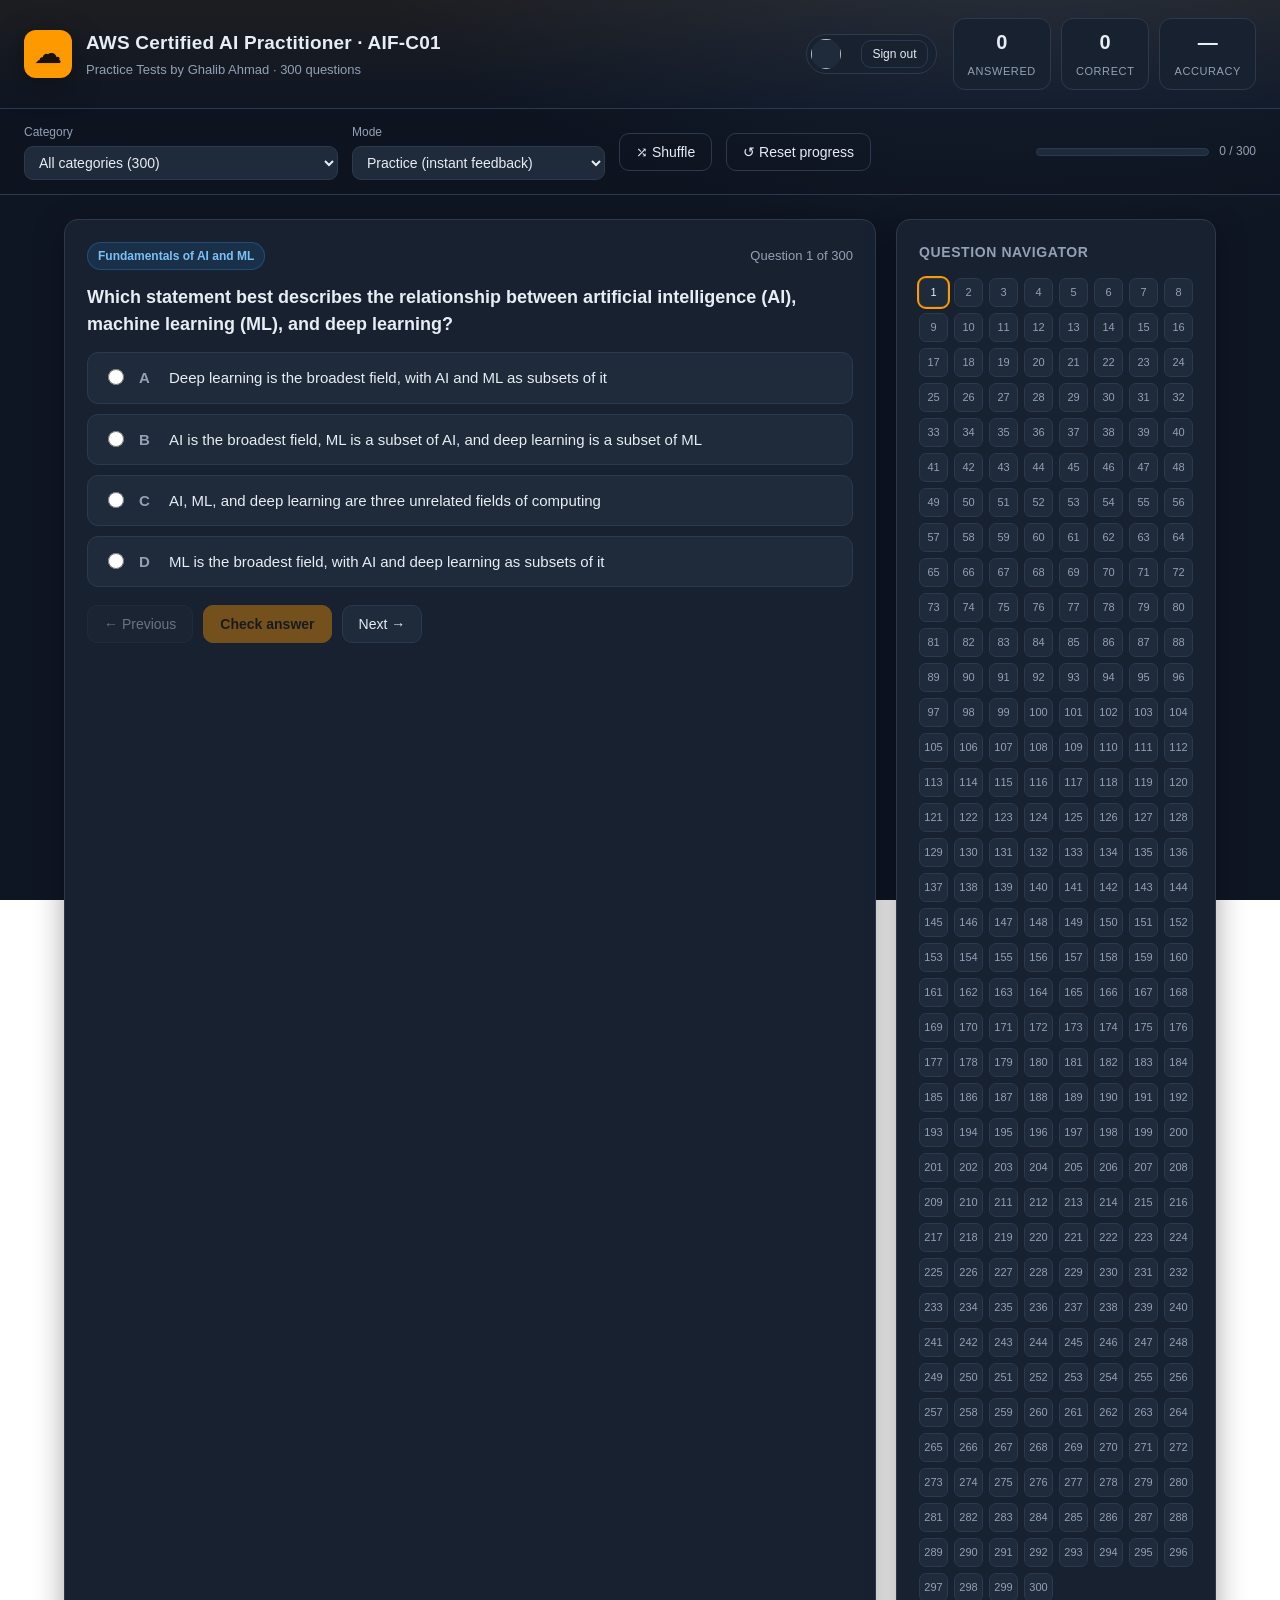
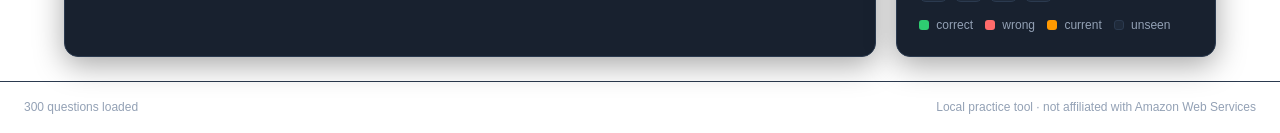
<file: AIF-C01/index.html>
<!DOCTYPE html>
<html lang="en">
<head>
  <meta charset="UTF-8" />
  <meta name="viewport" content="width=device-width, initial-scale=1.0" />
  <title>AWS Certified AI Practitioner (AIF-C01) — Practice Tests</title>
  <link rel="stylesheet" href="styles.css" />
  <script src="https://accounts.google.com/gsi/client" async defer></script>
</head>
<body>
  <header class="topbar">
    <div class="brand">
      <span class="logo">☁︎</span>
      <div>
        <h1>AWS Certified AI Practitioner · AIF-C01</h1>
        <p class="subtitle">Practice Tests by Ghalib Ahmad · 300 questions</p>
      </div>
    </div>
    <div class="topbar-right">
      <div class="auth" id="auth">
        <div id="g-signin"></div>
        <span class="auth-hint" id="auth-hint" hidden></span>
        <div class="user-chip" id="user-chip" hidden>
          <img id="user-avatar" class="user-avatar" alt="" referrerpolicy="no-referrer" />
          <span class="user-name" id="user-name"></span>
          <button id="signout-btn" class="btn ghost">Sign out</button>
        </div>
      </div>
      <div class="stats" id="stats">
        <div class="stat timer" id="timer" hidden><span class="stat-num" id="timer-num">--:--</span><span class="stat-label">Time left</span></div>
        <div class="stat"><span class="stat-num" id="stat-answered">0</span><span class="stat-label">Answered</span></div>
        <div class="stat"><span class="stat-num" id="stat-correct">0</span><span class="stat-label">Correct</span></div>
        <div class="stat"><span class="stat-num" id="stat-accuracy">—</span><span class="stat-label">Accuracy</span></div>
      </div>
    </div>
  </header>

  <div class="toolbar">
    <label>Category
      <select id="category-filter"></select>
    </label>
    <label>Mode
      <select id="mode-select">
        <option value="practice">Practice (instant feedback)</option>
        <option value="exam">Exam (reveal at end)</option>
        <option value="mock">Mock exam (timed, 75 Q / 90 min)</option>
      </select>
    </label>
    <button id="shuffle-btn" class="btn ghost">⤮ Shuffle</button>
    <button id="reset-btn" class="btn ghost">↺ Reset progress</button>
    <div class="spacer"></div>
    <div class="progress-wrap">
      <div class="progress-bar"><div class="progress-fill" id="progress-fill"></div></div>
      <span class="progress-text" id="progress-text">0 / 0</span>
    </div>
  </div>

  <section class="mock-start card" id="mock-start" hidden>
    <h2>Full-length timed mock exam</h2>
    <p class="mock-lead">Simulates the real AIF-C01 testing experience.</p>
    <ul class="mock-facts">
      <li><strong>75</strong> questions, drawn at random and balanced across all 5 exam domains</li>
      <li><strong>90 minutes</strong> on a countdown timer — the exam auto-submits when time runs out</li>
      <li><strong>No feedback</strong> during the exam; you can flag/revisit any question via the navigator</li>
      <li>Scored at the end with a <strong>per-domain breakdown</strong> and full answer review (passing ≈ 70%)</li>
    </ul>
    <button id="start-mock-btn" class="btn primary">Start mock exam</button>
    <button id="cancel-mock-btn" class="btn ghost" hidden>Cancel</button>
  </section>

  <main id="main">
    <section class="card" id="question-card">
      <div class="card-head">
        <span class="badge" id="q-category">—</span>
        <span class="q-index" id="q-index">Question 0 of 0</span>
      </div>
      <h2 class="q-text" id="q-text">Loading questions…</h2>
      <p class="q-hint" id="q-hint"></p>
      <form id="options-form" class="options"></form>
      <div class="feedback" id="feedback" hidden></div>
      <div class="actions">
        <button class="btn" id="prev-btn">← Previous</button>
        <button class="btn primary" id="check-btn">Check answer</button>
        <button class="btn" id="next-btn">Next →</button>
      </div>
    </section>

    <aside class="card grid-card">
      <h3>Question navigator</h3>
      <div class="grid" id="nav-grid"></div>
      <div class="legend">
        <span><i class="dot correct"></i> correct</span>
        <span><i class="dot wrong"></i> wrong</span>
        <span><i class="dot current"></i> current</span>
        <span><i class="dot unseen"></i> unseen</span>
      </div>
    </aside>
  </main>

  <div class="exam-result card" id="exam-result" hidden></div>

  <footer class="foot">
    <span id="foot-status">Loading…</span>
    <span>Local practice tool · not affiliated with Amazon Web Services</span>
  </footer>

  <script src="app.js"></script>
</body>
</html>
</file>
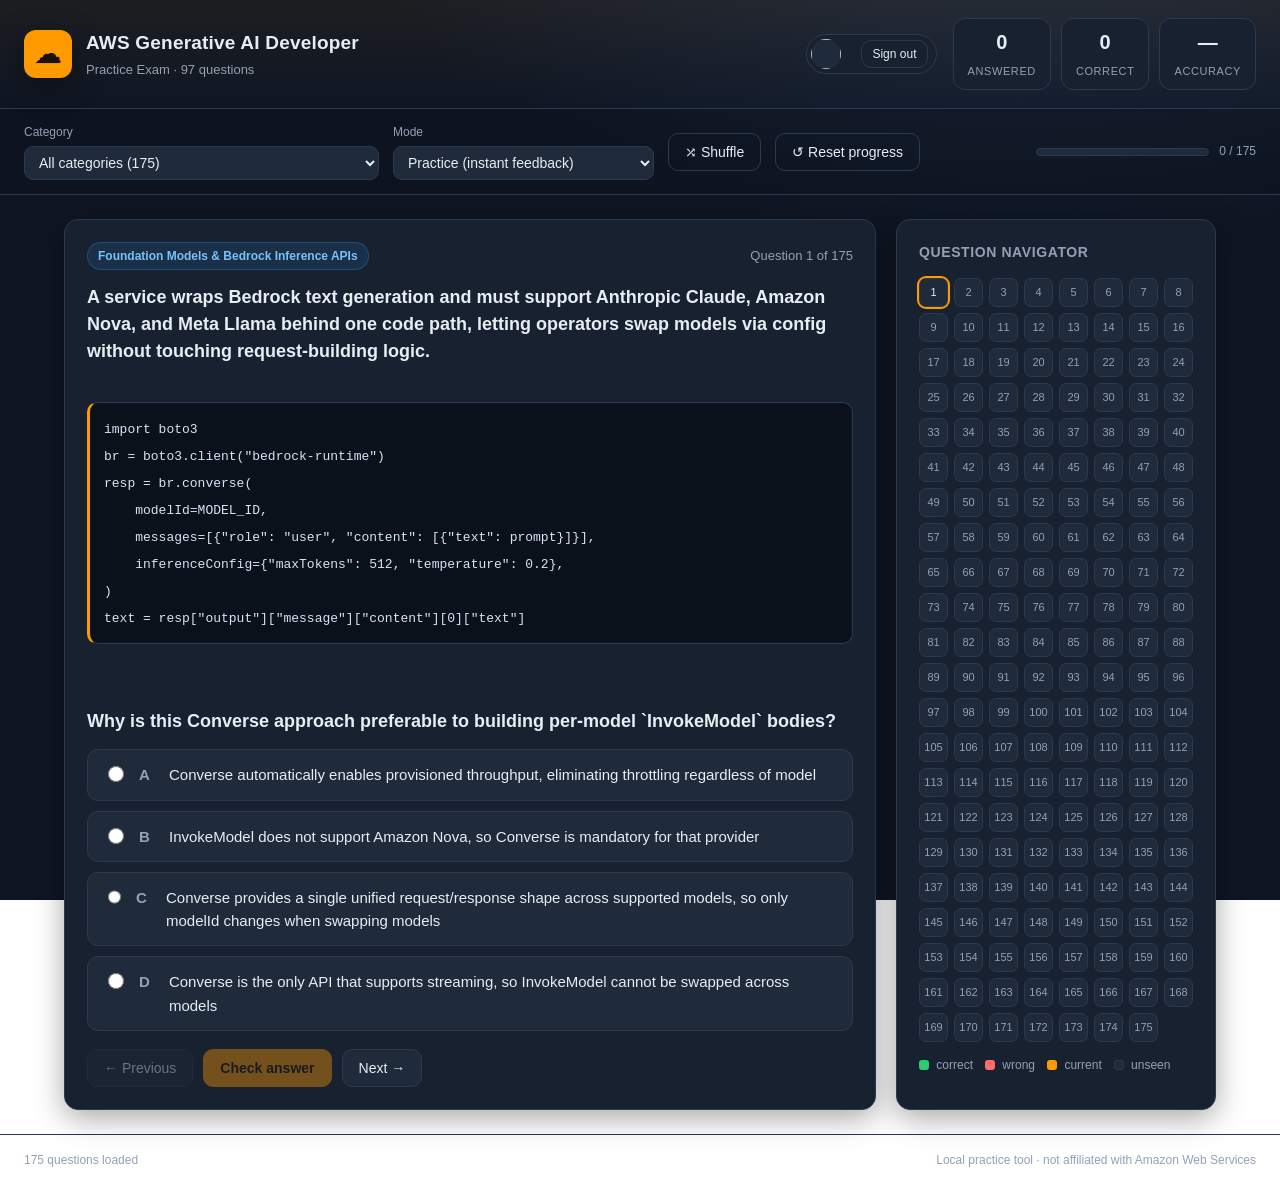
<file: aip-local/index.html>
<!DOCTYPE html>
<html lang="en">
<head>
  <meta charset="UTF-8" />
  <meta name="viewport" content="width=device-width, initial-scale=1.0" />
  <title>AWS Generative AI Developer — Practice Exam</title>
  <link rel="stylesheet" href="styles.css" />
  <script src="https://accounts.google.com/gsi/client" async defer></script>
</head>
<body>
  <header class="topbar">
    <div class="brand">
      <span class="logo">☁︎</span>
      <div>
        <h1>AWS Generative AI Developer</h1>
        <p class="subtitle">Practice Exam · 97 questions</p>
      </div>
    </div>
    <div class="topbar-right">
      <div class="auth" id="auth">
        <div id="g-signin"></div>
        <span class="auth-hint" id="auth-hint" hidden></span>
        <div class="user-chip" id="user-chip" hidden>
          <img id="user-avatar" class="user-avatar" alt="" referrerpolicy="no-referrer" />
          <span class="user-name" id="user-name"></span>
          <button id="signout-btn" class="btn ghost">Sign out</button>
        </div>
      </div>
      <div class="stats" id="stats">
        <div class="stat timer" id="timer" hidden><span class="stat-num" id="timer-num">--:--</span><span class="stat-label">Time left</span></div>
        <div class="stat"><span class="stat-num" id="stat-answered">0</span><span class="stat-label">Answered</span></div>
        <div class="stat"><span class="stat-num" id="stat-correct">0</span><span class="stat-label">Correct</span></div>
        <div class="stat"><span class="stat-num" id="stat-accuracy">—</span><span class="stat-label">Accuracy</span></div>
      </div>
    </div>
  </header>

  <div class="toolbar">
    <label>Category
      <select id="category-filter"></select>
    </label>
    <label>Mode
      <select id="mode-select">
        <option value="practice">Practice (instant feedback)</option>
        <option value="exam">Exam (reveal at end)</option>
        <option value="mock">Mock exam (timed, 65 Q / 130 min)</option>
      </select>
    </label>
    <button id="shuffle-btn" class="btn ghost">⤮ Shuffle</button>
    <button id="reset-btn" class="btn ghost">↺ Reset progress</button>
    <div class="spacer"></div>
    <div class="progress-wrap">
      <div class="progress-bar"><div class="progress-fill" id="progress-fill"></div></div>
      <span class="progress-text" id="progress-text">0 / 0</span>
    </div>
  </div>

  <section class="mock-start card" id="mock-start" hidden>
    <h2>Full-length timed mock exam</h2>
    <p class="mock-lead">Simulates the real testing experience at professional difficulty.</p>
    <ul class="mock-facts">
      <li><strong>65</strong> questions, drawn at random and balanced across all 10 domains</li>
      <li><strong>130 minutes</strong> on a countdown timer — the exam auto-submits when time runs out</li>
      <li><strong>No feedback</strong> during the exam; you can flag/revisit any question via the navigator</li>
      <li>Scored at the end with a <strong>per-domain breakdown</strong> and full answer review (passing ≈ 72%)</li>
    </ul>
    <button id="start-mock-btn" class="btn primary">Start mock exam</button>
    <button id="cancel-mock-btn" class="btn ghost" hidden>Cancel</button>
  </section>

  <main id="main">
    <section class="card" id="question-card">
      <div class="card-head">
        <span class="badge" id="q-category">—</span>
        <span class="q-index" id="q-index">Question 0 of 0</span>
      </div>
      <h2 class="q-text" id="q-text">Loading questions…</h2>
      <p class="q-hint" id="q-hint"></p>
      <form id="options-form" class="options"></form>
      <div class="feedback" id="feedback" hidden></div>
      <div class="actions">
        <button class="btn" id="prev-btn">← Previous</button>
        <button class="btn primary" id="check-btn">Check answer</button>
        <button class="btn" id="next-btn">Next →</button>
      </div>
    </section>

    <aside class="card grid-card">
      <h3>Question navigator</h3>
      <div class="grid" id="nav-grid"></div>
      <div class="legend">
        <span><i class="dot correct"></i> correct</span>
        <span><i class="dot wrong"></i> wrong</span>
        <span><i class="dot current"></i> current</span>
        <span><i class="dot unseen"></i> unseen</span>
      </div>
    </aside>
  </main>

  <div class="exam-result card" id="exam-result" hidden></div>

  <footer class="foot">
    <span id="foot-status">Loading…</span>
    <span>Local practice tool · not affiliated with Amazon Web Services</span>
  </footer>

  <script src="app.js"></script>
</body>
</html>
</file>
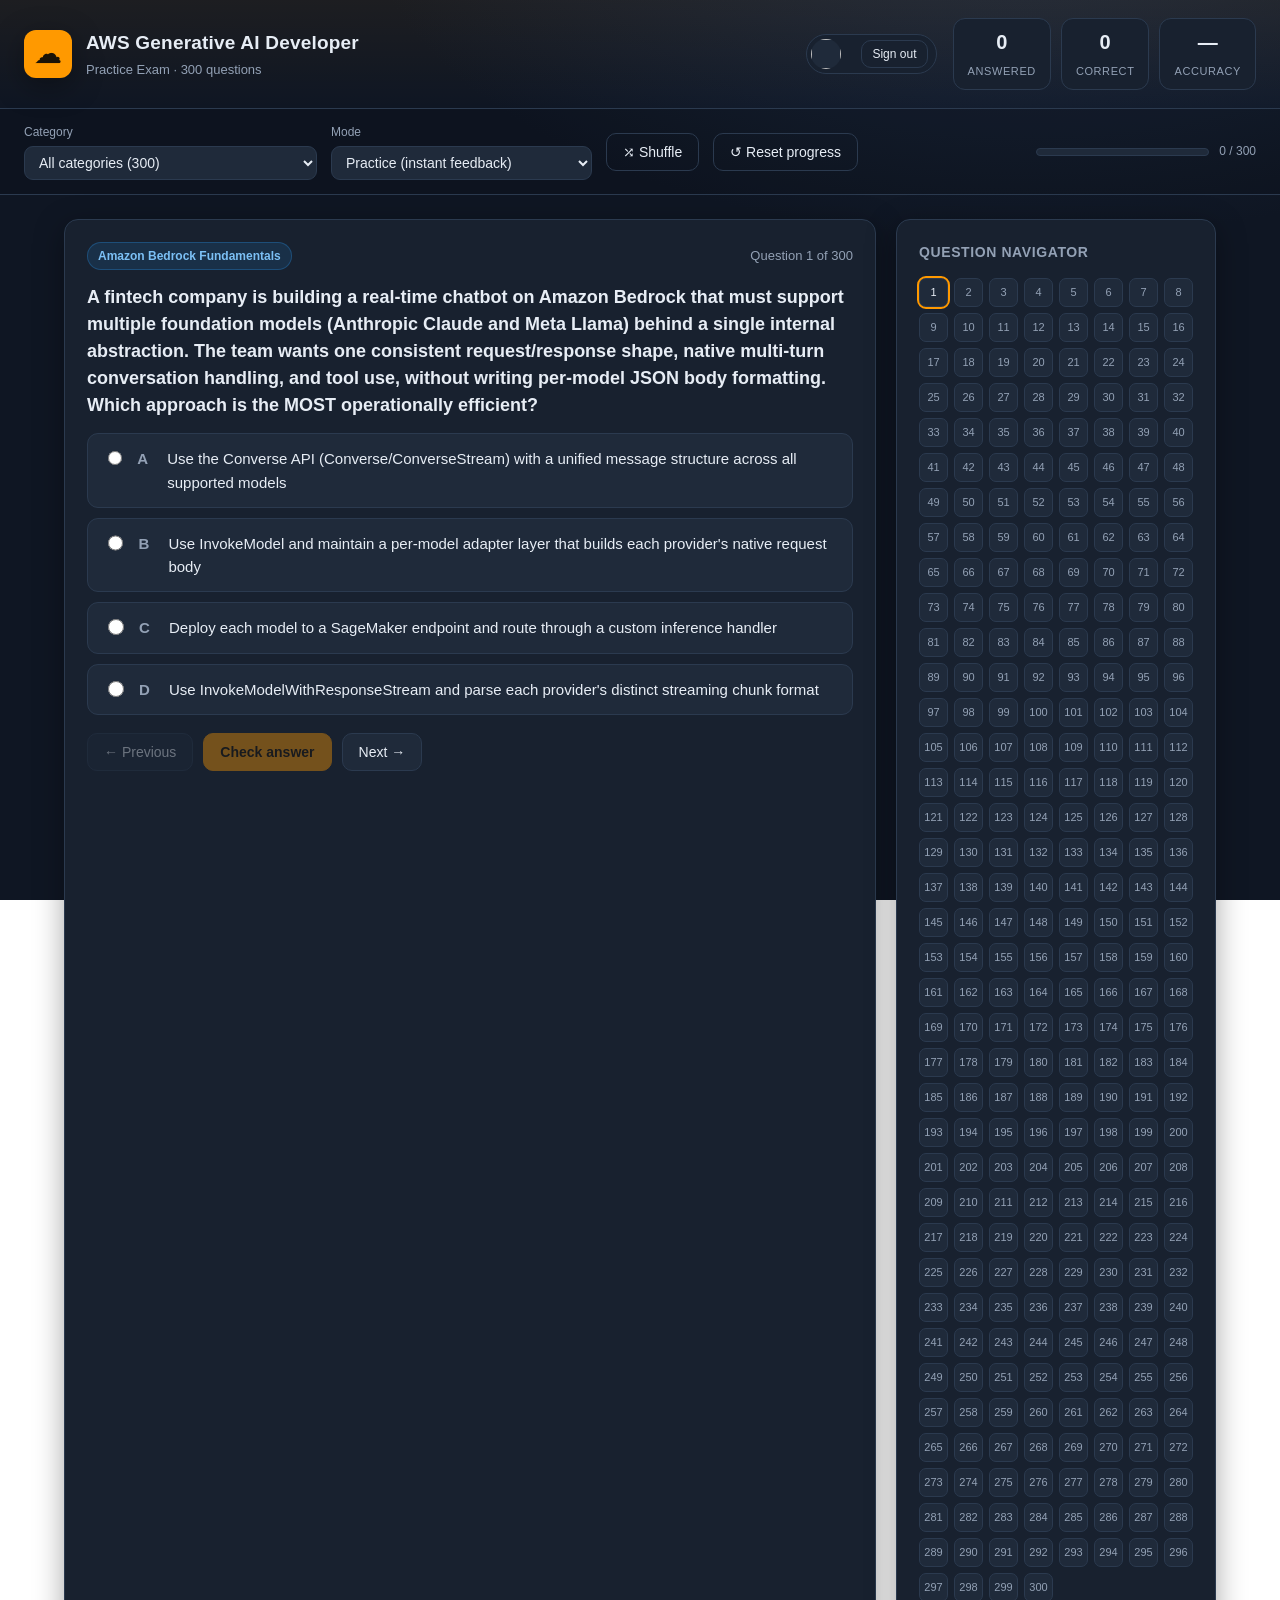
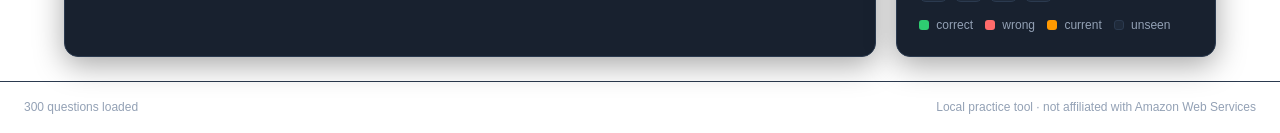
<file: GenAI/index.html>
<!DOCTYPE html>
<html lang="en">
<head>
  <meta charset="UTF-8" />
  <meta name="viewport" content="width=device-width, initial-scale=1.0" />
  <title>AWS Generative AI Developer — Practice Exam</title>
  <link rel="stylesheet" href="styles.css" />
  <script src="https://accounts.google.com/gsi/client" async defer></script>
</head>
<body>
  <header class="topbar">
    <div class="brand">
      <span class="logo">☁︎</span>
      <div>
        <h1>AWS Generative AI Developer</h1>
        <p class="subtitle">Practice Exam · 300 questions</p>
      </div>
    </div>
    <div class="topbar-right">
      <div class="auth" id="auth">
        <div id="g-signin"></div>
        <span class="auth-hint" id="auth-hint" hidden></span>
        <div class="user-chip" id="user-chip" hidden>
          <img id="user-avatar" class="user-avatar" alt="" referrerpolicy="no-referrer" />
          <span class="user-name" id="user-name"></span>
          <button id="signout-btn" class="btn ghost">Sign out</button>
        </div>
      </div>
      <div class="stats" id="stats">
        <div class="stat timer" id="timer" hidden><span class="stat-num" id="timer-num">--:--</span><span class="stat-label">Time left</span></div>
        <div class="stat"><span class="stat-num" id="stat-answered">0</span><span class="stat-label">Answered</span></div>
        <div class="stat"><span class="stat-num" id="stat-correct">0</span><span class="stat-label">Correct</span></div>
        <div class="stat"><span class="stat-num" id="stat-accuracy">—</span><span class="stat-label">Accuracy</span></div>
      </div>
    </div>
  </header>

  <div class="toolbar">
    <label>Category
      <select id="category-filter"></select>
    </label>
    <label>Mode
      <select id="mode-select">
        <option value="practice">Practice (instant feedback)</option>
        <option value="exam">Exam (reveal at end)</option>
        <option value="mock">Mock exam (timed, 65 Q / 130 min)</option>
      </select>
    </label>
    <button id="shuffle-btn" class="btn ghost">⤮ Shuffle</button>
    <button id="reset-btn" class="btn ghost">↺ Reset progress</button>
    <div class="spacer"></div>
    <div class="progress-wrap">
      <div class="progress-bar"><div class="progress-fill" id="progress-fill"></div></div>
      <span class="progress-text" id="progress-text">0 / 0</span>
    </div>
  </div>

  <section class="mock-start card" id="mock-start" hidden>
    <h2>Full-length timed mock exam</h2>
    <p class="mock-lead">Simulates the real testing experience at professional difficulty.</p>
    <ul class="mock-facts">
      <li><strong>65</strong> questions, drawn at random and balanced across all 10 domains</li>
      <li><strong>130 minutes</strong> on a countdown timer — the exam auto-submits when time runs out</li>
      <li><strong>No feedback</strong> during the exam; you can flag/revisit any question via the navigator</li>
      <li>Scored at the end with a <strong>per-domain breakdown</strong> and full answer review (passing ≈ 72%)</li>
    </ul>
    <button id="start-mock-btn" class="btn primary">Start mock exam</button>
    <button id="cancel-mock-btn" class="btn ghost" hidden>Cancel</button>
  </section>

  <main id="main">
    <section class="card" id="question-card">
      <div class="card-head">
        <span class="badge" id="q-category">—</span>
        <span class="q-index" id="q-index">Question 0 of 0</span>
      </div>
      <h2 class="q-text" id="q-text">Loading questions…</h2>
      <p class="q-hint" id="q-hint"></p>
      <form id="options-form" class="options"></form>
      <div class="feedback" id="feedback" hidden></div>
      <div class="actions">
        <button class="btn" id="prev-btn">← Previous</button>
        <button class="btn primary" id="check-btn">Check answer</button>
        <button class="btn" id="next-btn">Next →</button>
      </div>
    </section>

    <aside class="card grid-card">
      <h3>Question navigator</h3>
      <div class="grid" id="nav-grid"></div>
      <div class="legend">
        <span><i class="dot correct"></i> correct</span>
        <span><i class="dot wrong"></i> wrong</span>
        <span><i class="dot current"></i> current</span>
        <span><i class="dot unseen"></i> unseen</span>
      </div>
    </aside>
  </main>

  <div class="exam-result card" id="exam-result" hidden></div>

  <footer class="foot">
    <span id="foot-status">Loading…</span>
    <span>Local practice tool · not affiliated with Amazon Web Services</span>
  </footer>

  <script src="app.js"></script>
</body>
</html>
</file>
<file: AIF-C01/styles.css>
:root {
  --bg: #0f1623;
  --panel: #18212f;
  --panel-2: #1f2a3a;
  --ink: #e7edf5;
  --muted: #93a1b5;
  --line: #2b3a4f;
  --accent: #ff9900;        /* AWS orange */
  --accent-2: #2688d4;
  --green: #2ecc71;
  --green-bg: #14361f;
  --red: #ff6b6b;
  --red-bg: #3a1a1d;
  --radius: 14px;
  --shadow: 0 8px 30px rgba(0,0,0,.35);
}

* { box-sizing: border-box; }
html, body { margin: 0; padding: 0; }
body {
  background: radial-gradient(1200px 600px at 80% -10%, #1b2940 0%, var(--bg) 55%) fixed;
  color: var(--ink);
  font: 15px/1.55 -apple-system, BlinkMacSystemFont, "Segoe UI", Roboto, Helvetica, Arial, sans-serif;
  min-height: 100vh;
}

.topbar {
  display: flex; align-items: center; justify-content: space-between;
  gap: 16px; padding: 18px 24px; border-bottom: 1px solid var(--line);
  background: linear-gradient(180deg, rgba(255,153,0,.06), transparent);
}
.brand { display: flex; align-items: center; gap: 14px; }
.logo {
  font-size: 28px; width: 48px; height: 48px; display: grid; place-items: center;
  background: var(--accent); color: #1a1206; border-radius: 12px; box-shadow: var(--shadow);
}
.topbar h1 { margin: 0; font-size: 19px; letter-spacing: .2px; }
.subtitle { margin: 2px 0 0; color: var(--muted); font-size: 13px; }

.stats { display: flex; gap: 10px; }
.stat {
  background: var(--panel); border: 1px solid var(--line); border-radius: 12px;
  padding: 8px 14px; min-width: 78px; text-align: center;
}
.stat-num { display: block; font-size: 20px; font-weight: 700; }
.stat-label { color: var(--muted); font-size: 11px; text-transform: uppercase; letter-spacing: .6px; }

.toolbar {
  display: flex; align-items: center; gap: 14px; flex-wrap: wrap;
  padding: 14px 24px; border-bottom: 1px solid var(--line); background: rgba(0,0,0,.12);
}
.toolbar label { color: var(--muted); font-size: 12px; display: flex; flex-direction: column; gap: 4px; }
.toolbar select {
  background: var(--panel-2); color: var(--ink); border: 1px solid var(--line);
  border-radius: 9px; padding: 7px 10px; font-size: 14px; min-width: 160px;
}
.spacer { flex: 1; }
.progress-wrap { display: flex; align-items: center; gap: 10px; min-width: 220px; }
.progress-bar { flex: 1; height: 8px; background: var(--panel-2); border-radius: 99px; overflow: hidden; border: 1px solid var(--line); }
.progress-fill { height: 100%; width: 0%; background: linear-gradient(90deg, var(--accent), #ffc266); transition: width .3s ease; }
.progress-text { color: var(--muted); font-size: 12px; white-space: nowrap; }

main {
  display: grid; grid-template-columns: 1fr 320px; gap: 20px;
  max-width: 1200px; margin: 24px auto; padding: 0 24px;
}
@media (max-width: 900px) { main { grid-template-columns: 1fr; } }

.card {
  background: var(--panel); border: 1px solid var(--line);
  border-radius: var(--radius); padding: 22px; box-shadow: var(--shadow);
}
.card-head { display: flex; align-items: center; justify-content: space-between; margin-bottom: 14px; }
.badge {
  background: rgba(38,136,212,.15); color: #7cc0f5; border: 1px solid rgba(38,136,212,.35);
  padding: 4px 10px; border-radius: 99px; font-size: 12px; font-weight: 600;
}
.q-index { color: var(--muted); font-size: 13px; }
.q-text { font-size: 18px; line-height: 1.5; margin: 4px 0 6px; }
.q-hint { color: var(--accent); font-size: 13px; margin: 0 0 14px; font-weight: 600; }

.options { display: flex; flex-direction: column; gap: 10px; margin: 8px 0 4px; }
.option {
  display: flex; align-items: flex-start; gap: 12px; padding: 13px 15px; cursor: pointer;
  background: var(--panel-2); border: 1px solid var(--line); border-radius: 11px; transition: all .15s ease;
}
.option:hover { border-color: var(--accent-2); }
.option input { margin-top: 3px; accent-color: var(--accent); width: 16px; height: 16px; }
.option .opt-letter { font-weight: 700; color: var(--muted); min-width: 18px; }
.option.correct { background: var(--green-bg); border-color: var(--green); }
.option.wrong { background: var(--red-bg); border-color: var(--red); }
.option.disabled { cursor: default; opacity: .9; }

.feedback { margin: 16px 0 4px; padding: 14px 16px; border-radius: 11px; font-size: 14px; }
.feedback.right { background: var(--green-bg); border: 1px solid var(--green); }
.feedback.wrong { background: var(--red-bg); border: 1px solid var(--red); }
.feedback .verdict { font-weight: 700; display: block; margin-bottom: 6px; }
.feedback .explain { color: var(--ink); }

.actions { display: flex; gap: 10px; margin-top: 18px; }
.btn {
  background: var(--panel-2); color: var(--ink); border: 1px solid var(--line);
  border-radius: 10px; padding: 10px 16px; font-size: 14px; cursor: pointer; transition: all .15s ease;
}
.btn:hover { border-color: var(--accent-2); }
.btn:disabled { opacity: .4; cursor: not-allowed; }
.btn.primary { background: var(--accent); color: #1a1206; border-color: var(--accent); font-weight: 700; }
.btn.primary:hover { filter: brightness(1.05); }
.btn.ghost { background: transparent; }

.grid-card h3 { margin: 0 0 14px; font-size: 14px; color: var(--muted); text-transform: uppercase; letter-spacing: .6px; }
.grid { display: grid; grid-template-columns: repeat(8, 1fr); gap: 6px; }
.grid button {
  aspect-ratio: 1; border: 1px solid var(--line); background: var(--panel-2); color: var(--muted);
  border-radius: 7px; font-size: 11px; cursor: pointer; padding: 0;
}
.grid button.current { outline: 2px solid var(--accent); color: var(--ink); }
.grid button.correct { background: var(--green); color: #06210f; border-color: var(--green); }
.grid button.wrong { background: var(--red); color: #2a0a0c; border-color: var(--red); }
.legend { display: flex; flex-wrap: wrap; gap: 12px; margin-top: 14px; color: var(--muted); font-size: 12px; }
.legend i.dot { display: inline-block; width: 10px; height: 10px; border-radius: 3px; margin-right: 4px; vertical-align: middle; }
.dot.correct { background: var(--green); } .dot.wrong { background: var(--red); }
.dot.current { background: var(--accent); } .dot.unseen { background: var(--panel-2); border: 1px solid var(--line); }

.exam-result { max-width: 1200px; margin: 0 auto 24px; padding: 24px; }
.exam-result h2 { margin-top: 0; }
.score-big { font-size: 42px; font-weight: 800; color: var(--accent); }

.topbar-right { display: flex; align-items: center; gap: 16px; flex-wrap: wrap; justify-content: flex-end; }
.auth { display: flex; align-items: center; gap: 10px; min-height: 40px; }
.auth-hint { color: var(--muted); font-size: 12px; }
.user-chip { display: flex; align-items: center; gap: 10px; background: var(--panel); border: 1px solid var(--line); border-radius: 99px; padding: 4px 8px 4px 4px; }
.user-avatar { width: 30px; height: 30px; border-radius: 50%; object-fit: cover; background: var(--panel-2); }
.user-name { font-size: 13px; font-weight: 600; max-width: 160px; overflow: hidden; text-overflow: ellipsis; white-space: nowrap; }
.user-chip .btn { padding: 6px 10px; font-size: 12px; }

.stat.timer .stat-num { color: var(--accent-2); font-variant-numeric: tabular-nums; }
.stat.timer.warn { border-color: var(--red); animation: pulse 1s infinite; }
.stat.timer.warn .stat-num { color: var(--red); }
@keyframes pulse { 0%,100% { opacity: 1; } 50% { opacity: .55; } }

.mock-start { max-width: 1200px; margin: 24px auto 0; padding: 26px; }
.mock-start h2 { margin: 0 0 6px; }
.mock-lead { color: var(--muted); margin: 0 0 16px; }
.mock-facts { margin: 0 0 20px; padding-left: 20px; display: flex; flex-direction: column; gap: 8px; }
.mock-facts li { line-height: 1.5; }
.mock-facts strong { color: var(--accent); }

.grid button.answered { color: var(--ink); border-color: var(--accent-2); background: #1c2c40; }

.breakdown { width: 100%; border-collapse: collapse; margin: 16px 0; }
.breakdown th, .breakdown td { text-align: left; padding: 8px 10px; border-bottom: 1px solid var(--line); font-size: 14px; }
.breakdown th { color: var(--muted); font-weight: 600; font-size: 12px; text-transform: uppercase; letter-spacing: .5px; }
.breakdown td.num { text-align: right; font-variant-numeric: tabular-nums; }
.bar-mini { height: 7px; background: var(--panel-2); border-radius: 99px; overflow: hidden; min-width: 90px; }
.bar-mini > i { display: block; height: 100%; background: linear-gradient(90deg, var(--accent), #ffc266); }
.result-actions { display: flex; gap: 10px; margin-top: 16px; flex-wrap: wrap; }

.foot {
  display: flex; justify-content: space-between; gap: 16px; flex-wrap: wrap;
  padding: 16px 24px; color: var(--muted); font-size: 12px; border-top: 1px solid var(--line); margin-top: 20px;
}
</file>
<file: aip-local/styles.css>
:root {
  --bg: #0f1623;
  --panel: #18212f;
  --panel-2: #1f2a3a;
  --ink: #e7edf5;
  --muted: #93a1b5;
  --line: #2b3a4f;
  --accent: #ff9900;        /* AWS orange */
  --accent-2: #2688d4;
  --green: #2ecc71;
  --green-bg: #14361f;
  --red: #ff6b6b;
  --red-bg: #3a1a1d;
  --radius: 14px;
  --shadow: 0 8px 30px rgba(0,0,0,.35);
}

* { box-sizing: border-box; }
html, body { margin: 0; padding: 0; }
body {
  background: radial-gradient(1200px 600px at 80% -10%, #1b2940 0%, var(--bg) 55%) fixed;
  color: var(--ink);
  font: 15px/1.55 -apple-system, BlinkMacSystemFont, "Segoe UI", Roboto, Helvetica, Arial, sans-serif;
  min-height: 100vh;
}

.topbar {
  display: flex; align-items: center; justify-content: space-between;
  gap: 16px; padding: 18px 24px; border-bottom: 1px solid var(--line);
  background: linear-gradient(180deg, rgba(255,153,0,.06), transparent);
}
.brand { display: flex; align-items: center; gap: 14px; }
.logo {
  font-size: 28px; width: 48px; height: 48px; display: grid; place-items: center;
  background: var(--accent); color: #1a1206; border-radius: 12px; box-shadow: var(--shadow);
}
.topbar h1 { margin: 0; font-size: 19px; letter-spacing: .2px; }
.subtitle { margin: 2px 0 0; color: var(--muted); font-size: 13px; }

.stats { display: flex; gap: 10px; }
.stat {
  background: var(--panel); border: 1px solid var(--line); border-radius: 12px;
  padding: 8px 14px; min-width: 78px; text-align: center;
}
.stat-num { display: block; font-size: 20px; font-weight: 700; }
.stat-label { color: var(--muted); font-size: 11px; text-transform: uppercase; letter-spacing: .6px; }

.toolbar {
  display: flex; align-items: center; gap: 14px; flex-wrap: wrap;
  padding: 14px 24px; border-bottom: 1px solid var(--line); background: rgba(0,0,0,.12);
}
.toolbar label { color: var(--muted); font-size: 12px; display: flex; flex-direction: column; gap: 4px; }
.toolbar select {
  background: var(--panel-2); color: var(--ink); border: 1px solid var(--line);
  border-radius: 9px; padding: 7px 10px; font-size: 14px; min-width: 160px;
}
.spacer { flex: 1; }
.progress-wrap { display: flex; align-items: center; gap: 10px; min-width: 220px; }
.progress-bar { flex: 1; height: 8px; background: var(--panel-2); border-radius: 99px; overflow: hidden; border: 1px solid var(--line); }
.progress-fill { height: 100%; width: 0%; background: linear-gradient(90deg, var(--accent), #ffc266); transition: width .3s ease; }
.progress-text { color: var(--muted); font-size: 12px; white-space: nowrap; }

main {
  display: grid; grid-template-columns: 1fr 320px; gap: 20px;
  max-width: 1200px; margin: 24px auto; padding: 0 24px;
}
@media (max-width: 900px) { main { grid-template-columns: 1fr; } }

.card {
  background: var(--panel); border: 1px solid var(--line);
  border-radius: var(--radius); padding: 22px; box-shadow: var(--shadow);
}
.card-head { display: flex; align-items: center; justify-content: space-between; margin-bottom: 14px; }
.badge {
  background: rgba(38,136,212,.15); color: #7cc0f5; border: 1px solid rgba(38,136,212,.35);
  padding: 4px 10px; border-radius: 99px; font-size: 12px; font-weight: 600;
}
.q-index { color: var(--muted); font-size: 13px; }
.q-text { font-size: 18px; line-height: 1.5; margin: 4px 0 6px; }
.q-hint { color: var(--accent); font-size: 13px; margin: 0 0 14px; font-weight: 600; }

.options { display: flex; flex-direction: column; gap: 10px; margin: 8px 0 4px; }
.option {
  display: flex; align-items: flex-start; gap: 12px; padding: 13px 15px; cursor: pointer;
  background: var(--panel-2); border: 1px solid var(--line); border-radius: 11px; transition: all .15s ease;
}
.option:hover { border-color: var(--accent-2); }
.option input { margin-top: 3px; accent-color: var(--accent); width: 16px; height: 16px; }
.option .opt-letter { font-weight: 700; color: var(--muted); min-width: 18px; }
.option.correct { background: var(--green-bg); border-color: var(--green); }
.option.wrong { background: var(--red-bg); border-color: var(--red); }
.option.disabled { cursor: default; opacity: .9; }

.feedback { margin: 16px 0 4px; padding: 14px 16px; border-radius: 11px; font-size: 14px; }
.feedback.right { background: var(--green-bg); border: 1px solid var(--green); }
.feedback.wrong { background: var(--red-bg); border: 1px solid var(--red); }
.feedback .verdict { font-weight: 700; display: block; margin-bottom: 6px; }
.feedback .explain { color: var(--ink); }

.actions { display: flex; gap: 10px; margin-top: 18px; }
.btn {
  background: var(--panel-2); color: var(--ink); border: 1px solid var(--line);
  border-radius: 10px; padding: 10px 16px; font-size: 14px; cursor: pointer; transition: all .15s ease;
}
.btn:hover { border-color: var(--accent-2); }
.btn:disabled { opacity: .4; cursor: not-allowed; }
.btn.primary { background: var(--accent); color: #1a1206; border-color: var(--accent); font-weight: 700; }
.btn.primary:hover { filter: brightness(1.05); }
.btn.ghost { background: transparent; }

.grid-card h3 { margin: 0 0 14px; font-size: 14px; color: var(--muted); text-transform: uppercase; letter-spacing: .6px; }
.grid { display: grid; grid-template-columns: repeat(8, 1fr); gap: 6px; }
.grid button {
  aspect-ratio: 1; border: 1px solid var(--line); background: var(--panel-2); color: var(--muted);
  border-radius: 7px; font-size: 11px; cursor: pointer; padding: 0;
}
.grid button.current { outline: 2px solid var(--accent); color: var(--ink); }
.grid button.correct { background: var(--green); color: #06210f; border-color: var(--green); }
.grid button.wrong { background: var(--red); color: #2a0a0c; border-color: var(--red); }
.legend { display: flex; flex-wrap: wrap; gap: 12px; margin-top: 14px; color: var(--muted); font-size: 12px; }
.legend i.dot { display: inline-block; width: 10px; height: 10px; border-radius: 3px; margin-right: 4px; vertical-align: middle; }
.dot.correct { background: var(--green); } .dot.wrong { background: var(--red); }
.dot.current { background: var(--accent); } .dot.unseen { background: var(--panel-2); border: 1px solid var(--line); }

.exam-result { max-width: 1200px; margin: 0 auto 24px; padding: 24px; }
.exam-result h2 { margin-top: 0; }
.score-big { font-size: 42px; font-weight: 800; color: var(--accent); }

.topbar-right { display: flex; align-items: center; gap: 16px; flex-wrap: wrap; justify-content: flex-end; }
.auth { display: flex; align-items: center; gap: 10px; min-height: 40px; }
.auth-hint { color: var(--muted); font-size: 12px; }
.user-chip { display: flex; align-items: center; gap: 10px; background: var(--panel); border: 1px solid var(--line); border-radius: 99px; padding: 4px 8px 4px 4px; }
.user-avatar { width: 30px; height: 30px; border-radius: 50%; object-fit: cover; background: var(--panel-2); }
.user-name { font-size: 13px; font-weight: 600; max-width: 160px; overflow: hidden; text-overflow: ellipsis; white-space: nowrap; }
.user-chip .btn { padding: 6px 10px; font-size: 12px; }

.stat.timer .stat-num { color: var(--accent-2); font-variant-numeric: tabular-nums; }
.stat.timer.warn { border-color: var(--red); animation: pulse 1s infinite; }
.stat.timer.warn .stat-num { color: var(--red); }
@keyframes pulse { 0%,100% { opacity: 1; } 50% { opacity: .55; } }

.mock-start { max-width: 1200px; margin: 24px auto 0; padding: 26px; }
.mock-start h2 { margin: 0 0 6px; }
.mock-lead { color: var(--muted); margin: 0 0 16px; }
.mock-facts { margin: 0 0 20px; padding-left: 20px; display: flex; flex-direction: column; gap: 8px; }
.mock-facts li { line-height: 1.5; }
.mock-facts strong { color: var(--accent); }

.grid button.answered { color: var(--ink); border-color: var(--accent-2); background: #1c2c40; }

.breakdown { width: 100%; border-collapse: collapse; margin: 16px 0; }
.breakdown th, .breakdown td { text-align: left; padding: 8px 10px; border-bottom: 1px solid var(--line); font-size: 14px; }
.breakdown th { color: var(--muted); font-weight: 600; font-size: 12px; text-transform: uppercase; letter-spacing: .5px; }
.breakdown td.num { text-align: right; font-variant-numeric: tabular-nums; }
.bar-mini { height: 7px; background: var(--panel-2); border-radius: 99px; overflow: hidden; min-width: 90px; }
.bar-mini > i { display: block; height: 100%; background: linear-gradient(90deg, var(--accent), #ffc266); }
.result-actions { display: flex; gap: 10px; margin-top: 16px; flex-wrap: wrap; }

.foot {
  display: flex; justify-content: space-between; gap: 16px; flex-wrap: wrap;
  padding: 16px 24px; color: var(--muted); font-size: 12px; border-top: 1px solid var(--line); margin-top: 20px;
}

/* ── Code examples (fenced ```lang blocks rendered by renderRich) ── */
.rich-text { white-space: pre-wrap; }
pre.code-block {
  margin: 10px 0;
  padding: 12px 14px;
  background: #0b111b;
  border: 1px solid var(--line);
  border-left: 3px solid var(--accent);
  border-radius: 10px;
  overflow-x: auto;
  box-shadow: inset 0 0 0 1px rgba(255,255,255,.02);
}
pre.code-block code {
  font: 13px/1.5 "SFMono-Regular", ui-monospace, Menlo, Consolas, "Liberation Mono", monospace;
  color: #d7e3f4;
  white-space: pre;
}
.option .opt-text { display: inline-block; }
.option pre.code-block { margin: 8px 0 2px; }
.feedback pre.code-block { background: #0c1420; }

/* ── Per-option explanations (shown on reveal) + AWS reference link ── */
.opt-explain {
  margin: -2px 0 10px 46px;
  padding: 9px 13px;
  border-radius: 9px;
  font-size: 13.5px;
  line-height: 1.55;
}
.opt-explain.ok { color: #c7f2d6; background: rgba(46,204,113,.09); border-left: 3px solid var(--green); }
.opt-explain.no { color: #f6cfcf; background: rgba(255,107,107,.08); border-left: 3px solid var(--red); }
a.ref-link {
  display: inline-block;
  margin-top: 14px;
  color: var(--accent-2);
  font-weight: 600;
  text-decoration: none;
  border-bottom: 1px dashed rgba(38,136,212,.55);
}
a.ref-link:hover { color: #57a8e6; border-bottom-color: #57a8e6; }
</file>
<file: GenAI/styles.css>
:root {
  --bg: #0f1623;
  --panel: #18212f;
  --panel-2: #1f2a3a;
  --ink: #e7edf5;
  --muted: #93a1b5;
  --line: #2b3a4f;
  --accent: #ff9900;        /* AWS orange */
  --accent-2: #2688d4;
  --green: #2ecc71;
  --green-bg: #14361f;
  --red: #ff6b6b;
  --red-bg: #3a1a1d;
  --radius: 14px;
  --shadow: 0 8px 30px rgba(0,0,0,.35);
}

* { box-sizing: border-box; }
html, body { margin: 0; padding: 0; }
body {
  background: radial-gradient(1200px 600px at 80% -10%, #1b2940 0%, var(--bg) 55%) fixed;
  color: var(--ink);
  font: 15px/1.55 -apple-system, BlinkMacSystemFont, "Segoe UI", Roboto, Helvetica, Arial, sans-serif;
  min-height: 100vh;
}

.topbar {
  display: flex; align-items: center; justify-content: space-between;
  gap: 16px; padding: 18px 24px; border-bottom: 1px solid var(--line);
  background: linear-gradient(180deg, rgba(255,153,0,.06), transparent);
}
.brand { display: flex; align-items: center; gap: 14px; }
.logo {
  font-size: 28px; width: 48px; height: 48px; display: grid; place-items: center;
  background: var(--accent); color: #1a1206; border-radius: 12px; box-shadow: var(--shadow);
}
.topbar h1 { margin: 0; font-size: 19px; letter-spacing: .2px; }
.subtitle { margin: 2px 0 0; color: var(--muted); font-size: 13px; }

.stats { display: flex; gap: 10px; }
.stat {
  background: var(--panel); border: 1px solid var(--line); border-radius: 12px;
  padding: 8px 14px; min-width: 78px; text-align: center;
}
.stat-num { display: block; font-size: 20px; font-weight: 700; }
.stat-label { color: var(--muted); font-size: 11px; text-transform: uppercase; letter-spacing: .6px; }

.toolbar {
  display: flex; align-items: center; gap: 14px; flex-wrap: wrap;
  padding: 14px 24px; border-bottom: 1px solid var(--line); background: rgba(0,0,0,.12);
}
.toolbar label { color: var(--muted); font-size: 12px; display: flex; flex-direction: column; gap: 4px; }
.toolbar select {
  background: var(--panel-2); color: var(--ink); border: 1px solid var(--line);
  border-radius: 9px; padding: 7px 10px; font-size: 14px; min-width: 160px;
}
.spacer { flex: 1; }
.progress-wrap { display: flex; align-items: center; gap: 10px; min-width: 220px; }
.progress-bar { flex: 1; height: 8px; background: var(--panel-2); border-radius: 99px; overflow: hidden; border: 1px solid var(--line); }
.progress-fill { height: 100%; width: 0%; background: linear-gradient(90deg, var(--accent), #ffc266); transition: width .3s ease; }
.progress-text { color: var(--muted); font-size: 12px; white-space: nowrap; }

main {
  display: grid; grid-template-columns: 1fr 320px; gap: 20px;
  max-width: 1200px; margin: 24px auto; padding: 0 24px;
}
@media (max-width: 900px) { main { grid-template-columns: 1fr; } }

.card {
  background: var(--panel); border: 1px solid var(--line);
  border-radius: var(--radius); padding: 22px; box-shadow: var(--shadow);
}
.card-head { display: flex; align-items: center; justify-content: space-between; margin-bottom: 14px; }
.badge {
  background: rgba(38,136,212,.15); color: #7cc0f5; border: 1px solid rgba(38,136,212,.35);
  padding: 4px 10px; border-radius: 99px; font-size: 12px; font-weight: 600;
}
.q-index { color: var(--muted); font-size: 13px; }
.q-text { font-size: 18px; line-height: 1.5; margin: 4px 0 6px; }
.q-hint { color: var(--accent); font-size: 13px; margin: 0 0 14px; font-weight: 600; }

.options { display: flex; flex-direction: column; gap: 10px; margin: 8px 0 4px; }
.option {
  display: flex; align-items: flex-start; gap: 12px; padding: 13px 15px; cursor: pointer;
  background: var(--panel-2); border: 1px solid var(--line); border-radius: 11px; transition: all .15s ease;
}
.option:hover { border-color: var(--accent-2); }
.option input { margin-top: 3px; accent-color: var(--accent); width: 16px; height: 16px; }
.option .opt-letter { font-weight: 700; color: var(--muted); min-width: 18px; }
.option.correct { background: var(--green-bg); border-color: var(--green); }
.option.wrong { background: var(--red-bg); border-color: var(--red); }
.option.disabled { cursor: default; opacity: .9; }

.feedback { margin: 16px 0 4px; padding: 14px 16px; border-radius: 11px; font-size: 14px; }
.feedback.right { background: var(--green-bg); border: 1px solid var(--green); }
.feedback.wrong { background: var(--red-bg); border: 1px solid var(--red); }
.feedback .verdict { font-weight: 700; display: block; margin-bottom: 6px; }
.feedback .explain { color: var(--ink); }

.actions { display: flex; gap: 10px; margin-top: 18px; }
.btn {
  background: var(--panel-2); color: var(--ink); border: 1px solid var(--line);
  border-radius: 10px; padding: 10px 16px; font-size: 14px; cursor: pointer; transition: all .15s ease;
}
.btn:hover { border-color: var(--accent-2); }
.btn:disabled { opacity: .4; cursor: not-allowed; }
.btn.primary { background: var(--accent); color: #1a1206; border-color: var(--accent); font-weight: 700; }
.btn.primary:hover { filter: brightness(1.05); }
.btn.ghost { background: transparent; }

.grid-card h3 { margin: 0 0 14px; font-size: 14px; color: var(--muted); text-transform: uppercase; letter-spacing: .6px; }
.grid { display: grid; grid-template-columns: repeat(8, 1fr); gap: 6px; }
.grid button {
  aspect-ratio: 1; border: 1px solid var(--line); background: var(--panel-2); color: var(--muted);
  border-radius: 7px; font-size: 11px; cursor: pointer; padding: 0;
}
.grid button.current { outline: 2px solid var(--accent); color: var(--ink); }
.grid button.correct { background: var(--green); color: #06210f; border-color: var(--green); }
.grid button.wrong { background: var(--red); color: #2a0a0c; border-color: var(--red); }
.legend { display: flex; flex-wrap: wrap; gap: 12px; margin-top: 14px; color: var(--muted); font-size: 12px; }
.legend i.dot { display: inline-block; width: 10px; height: 10px; border-radius: 3px; margin-right: 4px; vertical-align: middle; }
.dot.correct { background: var(--green); } .dot.wrong { background: var(--red); }
.dot.current { background: var(--accent); } .dot.unseen { background: var(--panel-2); border: 1px solid var(--line); }

.exam-result { max-width: 1200px; margin: 0 auto 24px; padding: 24px; }
.exam-result h2 { margin-top: 0; }
.score-big { font-size: 42px; font-weight: 800; color: var(--accent); }

.topbar-right { display: flex; align-items: center; gap: 16px; flex-wrap: wrap; justify-content: flex-end; }
.auth { display: flex; align-items: center; gap: 10px; min-height: 40px; }
.auth-hint { color: var(--muted); font-size: 12px; }
.user-chip { display: flex; align-items: center; gap: 10px; background: var(--panel); border: 1px solid var(--line); border-radius: 99px; padding: 4px 8px 4px 4px; }
.user-avatar { width: 30px; height: 30px; border-radius: 50%; object-fit: cover; background: var(--panel-2); }
.user-name { font-size: 13px; font-weight: 600; max-width: 160px; overflow: hidden; text-overflow: ellipsis; white-space: nowrap; }
.user-chip .btn { padding: 6px 10px; font-size: 12px; }

.stat.timer .stat-num { color: var(--accent-2); font-variant-numeric: tabular-nums; }
.stat.timer.warn { border-color: var(--red); animation: pulse 1s infinite; }
.stat.timer.warn .stat-num { color: var(--red); }
@keyframes pulse { 0%,100% { opacity: 1; } 50% { opacity: .55; } }

.mock-start { max-width: 1200px; margin: 24px auto 0; padding: 26px; }
.mock-start h2 { margin: 0 0 6px; }
.mock-lead { color: var(--muted); margin: 0 0 16px; }
.mock-facts { margin: 0 0 20px; padding-left: 20px; display: flex; flex-direction: column; gap: 8px; }
.mock-facts li { line-height: 1.5; }
.mock-facts strong { color: var(--accent); }

.grid button.answered { color: var(--ink); border-color: var(--accent-2); background: #1c2c40; }

.breakdown { width: 100%; border-collapse: collapse; margin: 16px 0; }
.breakdown th, .breakdown td { text-align: left; padding: 8px 10px; border-bottom: 1px solid var(--line); font-size: 14px; }
.breakdown th { color: var(--muted); font-weight: 600; font-size: 12px; text-transform: uppercase; letter-spacing: .5px; }
.breakdown td.num { text-align: right; font-variant-numeric: tabular-nums; }
.bar-mini { height: 7px; background: var(--panel-2); border-radius: 99px; overflow: hidden; min-width: 90px; }
.bar-mini > i { display: block; height: 100%; background: linear-gradient(90deg, var(--accent), #ffc266); }
.result-actions { display: flex; gap: 10px; margin-top: 16px; flex-wrap: wrap; }

.foot {
  display: flex; justify-content: space-between; gap: 16px; flex-wrap: wrap;
  padding: 16px 24px; color: var(--muted); font-size: 12px; border-top: 1px solid var(--line); margin-top: 20px;
}
</file>
